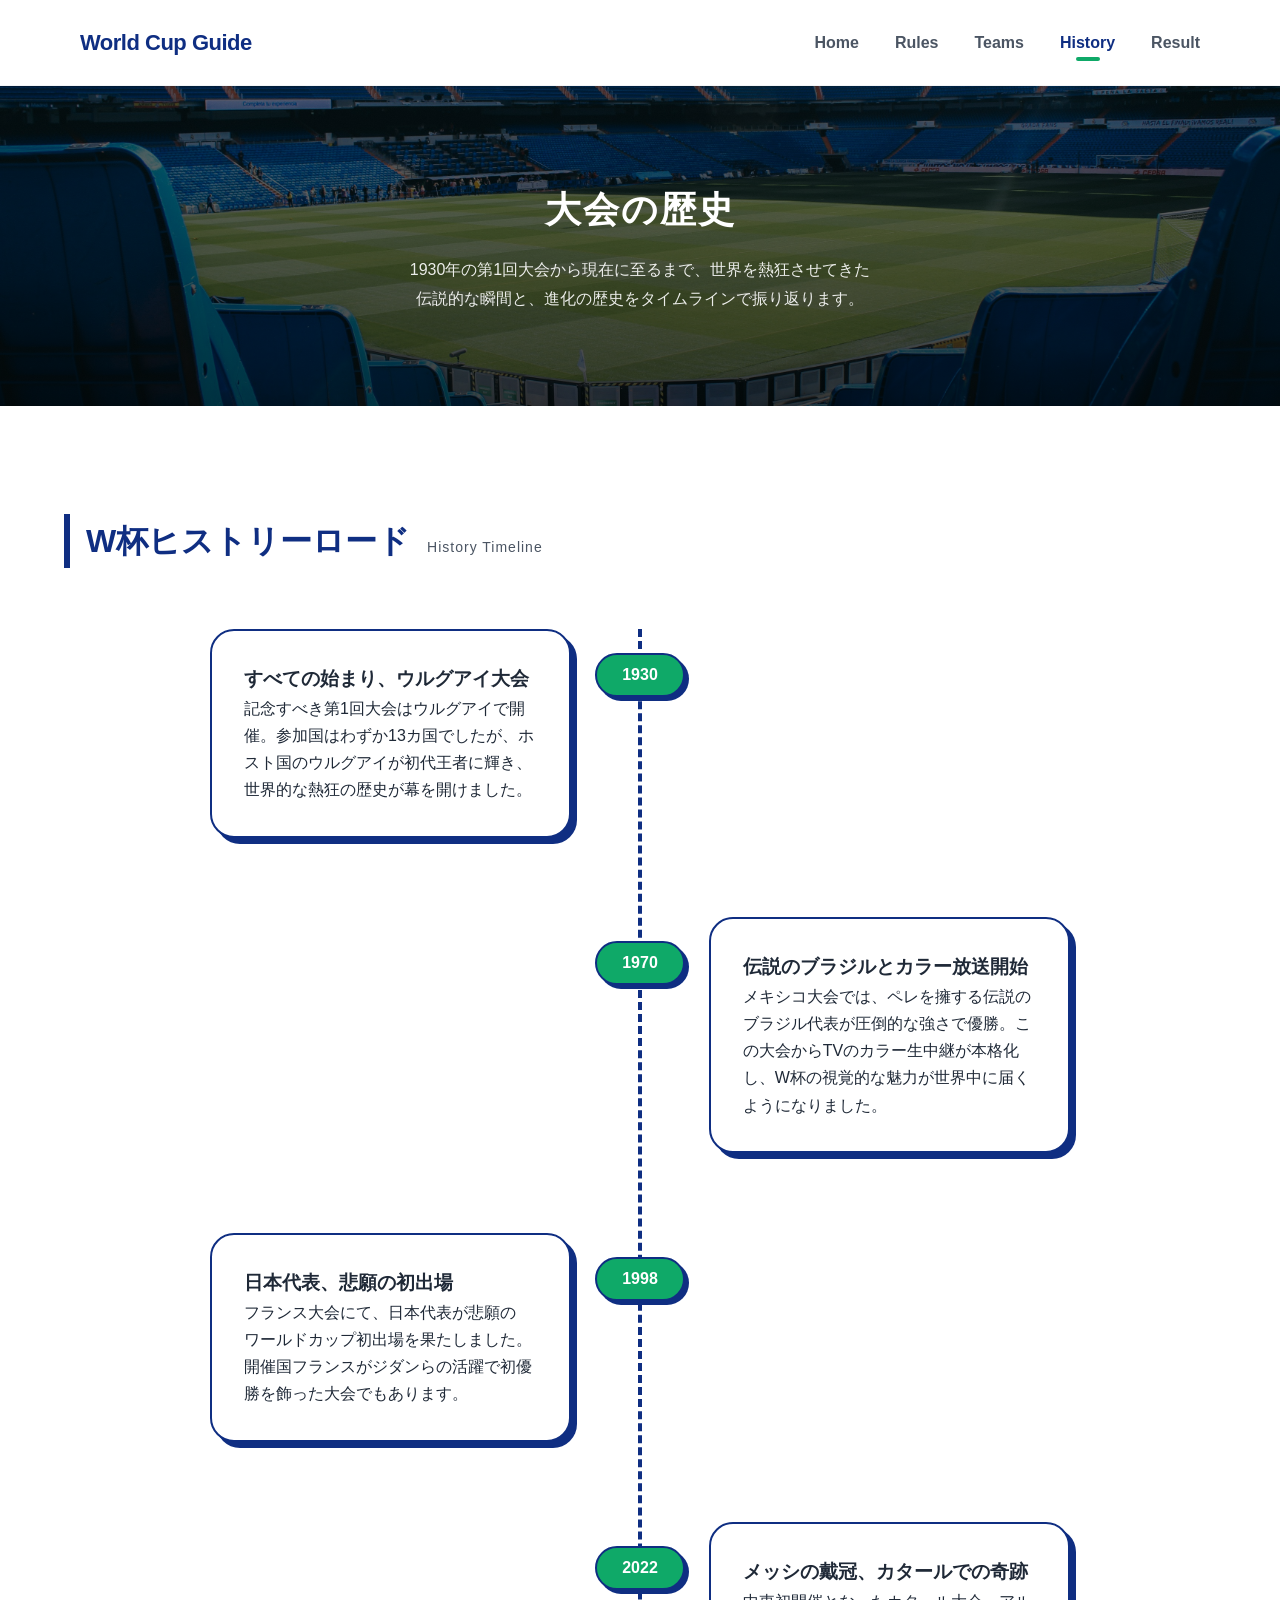
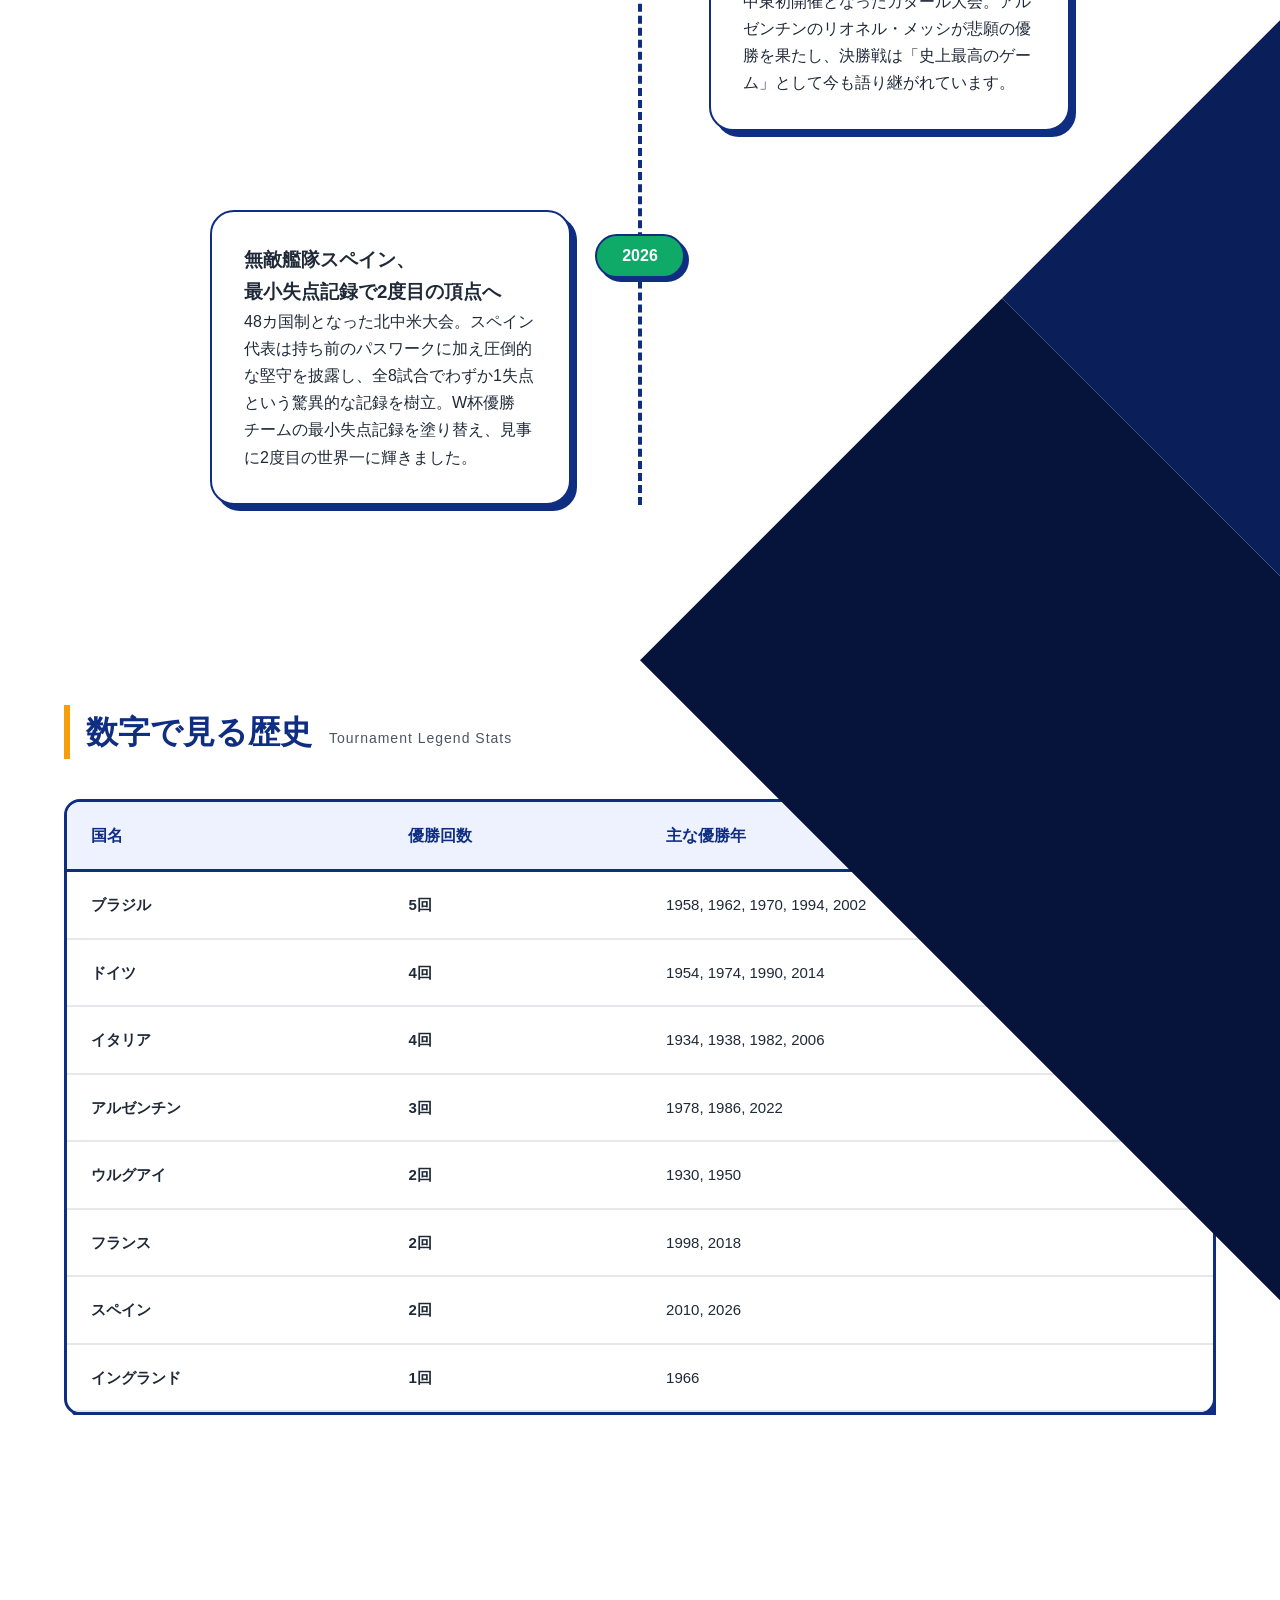
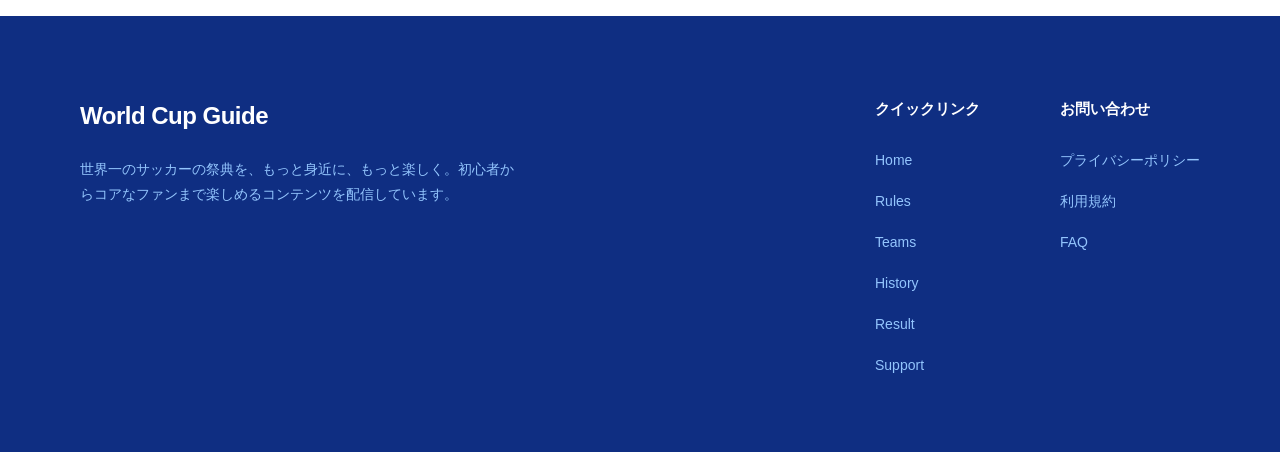
<file: history.html>
<!DOCTYPE html>
<html lang="ja">
<head>
    <meta charset="UTF-8">
    <meta name="viewport" content="width=device-width, initial-scale=1.0">
    <title>World Cup Guide | HISTORY</title>
    <!-- キャッシュ対策でバージョンを付与 -->
    <link rel="stylesheet" href="css/style.css?ver=30">
</head>
<body>
    <!-- ==========================================
      ページ遷移アニメーション用の帯
    =========================================== -->
    <div class="page-transition-overlay" aria-hidden="true">
        <div class="transition-stripe stripe-1"></div>
        <div class="transition-stripe stripe-2"></div>
        <div class="transition-stripe stripe-3"></div>
        <div class="transition-stripe stripe-4"></div>
        <div class="transition-stripe stripe-5"></div>
    </div>
    
    <!-- ==========================================
      ヘッダー（ナビゲーション）
    =========================================== -->
    <header class="header">
        <div class="logo">World Cup Guide</div>
        <nav class="nav-pc" aria-label="メインナビゲーション">
            <ul>
                <li><a href="index.html">Home</a></li>
                <li><a href="rule.html">Rules</a></li>
                <li><a href="team.html">Teams</a></li>
                <!-- 現在のページを示す aria-current="page" を追加 -->
                <li><a href="history.html" class="active" aria-current="page">History</a></li>
                <li><a href="result.html">Result</a></li>
            </ul>
        </nav>
        <button class="menu-btn" aria-label="メニューを開く" aria-expanded="false">
            <span></span>
            <span></span>
            <span></span>
        </button>
    </header>

    <main>
        <!-- ==========================================
          1. HEROエリア（背景画像付きヘッダー）
        =========================================== -->
        <div class="subpage-hero bg-history">
            <div class="subpage-hero-inner fade-in-up">
                <h1>大会の歴史</h1>
                <p>1930年の第1回大会から現在に至るまで、世界を熱狂させてきた伝説的な瞬間と、進化の歴史をタイムラインで振り返ります。</p>
            </div>
        </div>

        <div class="container">
            <!-- ==========================================
              2. タイムラインセクション
            =========================================== -->
            <section class="timeline-section">
                <div class="section-title-left line-blue fade-in-up">
                    <h2>W杯ヒストリーロード <span class="en-sub">History Timeline</span></h2>
                </div>

                <div class="timeline-container">
                    <!-- 1930年 -->
                    <article class="timeline-item fade-in-up">
                        <div class="timeline-badge" aria-label="1930年">1930</div>
                        <div class="solid-card timeline-card">
                            <h3>すべての始まり、ウルグアイ大会</h3>
                            <p>記念すべき第1回大会はウルグアイで開催。参加国はわずか13カ国でしたが、ホスト国のウルグアイが初代王者に輝き、世界的な熱狂の歴史が幕を開けました。</p>
                        </div>
                    </article>

                    <!-- 1970年 -->
                    <article class="timeline-item fade-in-up">
                        <div class="timeline-badge" aria-label="1970年">1970</div>
                        <div class="solid-card timeline-card">
                            <h3>伝説のブラジルとカラー放送開始</h3>
                            <p>メキシコ大会では、ペレを擁する伝説のブラジル代表が圧倒的な強さで優勝。この大会からTVのカラー生中継が本格化し、W杯の視覚的な魅力が世界中に届くようになりました。</p>
                        </div>
                    </article>

                    <!-- 1998年 -->
                    <article class="timeline-item fade-in-up">
                        <div class="timeline-badge" aria-label="1998年">1998</div>
                        <div class="solid-card timeline-card">
                            <h3>日本代表、悲願の初出場</h3>
                            <p>フランス大会にて、日本代表が悲願のワールドカップ初出場を果たしました。開催国フランスがジダンらの活躍で初優勝を飾った大会でもあります。</p>
                        </div>
                    </article>

                    <!-- 2022年 -->
                    <article class="timeline-item fade-in-up">
                        <div class="timeline-badge" aria-label="2022年">2022</div>
                        <div class="solid-card timeline-card">
                            <h3>メッシの戴冠、カタールでの奇跡</h3>
                            <p>中東初開催となったカタール大会。アルゼンチンのリオネル・メッシが悲願の優勝を果たし、決勝戦は「史上最高のゲーム」として今も語り継がれています。</p>
                        </div>
                    </article>

                    <!-- 2026年 -->
                    <article class="timeline-item fade-in-up">
                        <div class="timeline-badge" aria-label="2026年">2026</div>
                        <div class="solid-card timeline-card">
                            <h3>無敵艦隊スペイン、最小失点記録で2度目の頂点へ</h3>
                            <p>48カ国制となった北中米大会。スペイン代表は持ち前のパスワークに加え圧倒的な堅守を披露し、全8試合でわずか1失点という驚異的な記録を樹立。W杯優勝チームの最小失点記録を塗り替え、見事に2度目の世界一に輝きました。</p>
                        </div>
                    </article>
                </div>
            </section>

            <!-- ==========================================
              3. 歴史データ（最多優勝国などのスタッツ）
            =========================================== -->
            <section class="history-stats-section">
                <div class="section-title-left line-yellow fade-in-up">
                    <h2>数字で見る歴史 <span class="en-sub">Tournament Legend Stats</span></h2>
                </div>

                <div class="stats-table-wrapper fade-in-up">
                    <table class="neofont-table">
                        <thead>
                            <tr>
                                <!-- scope="col" を追加してテーブルの構造を明確化 -->
                                <th scope="col">国名</th>
                                <th scope="col">優勝回数</th>
                                <th scope="col">主な優勝年</th>
                            </tr>
                        </thead>
                        <tbody>
                            <tr>
                                <td class="team-td"><strong>ブラジル</strong></td>
                                <td class="count-td">5回</td>
                                <td>1958, 1962, 1970, 1994, 2002</td>
                            </tr>
                            <tr>
                                <td class="team-td"><strong>ドイツ</strong></td>
                                <td class="count-td">4回</td>
                                <td>1954, 1974, 1990, 2014</td>
                            </tr>
                            <tr>
                                <td class="team-td"><strong>イタリア</strong></td>
                                <td class="count-td">4回</td>
                                <td>1934, 1938, 1982, 2006</td>
                            </tr>
                            <tr>
                                <td class="team-td"><strong>アルゼンチン</strong></td>
                                <td class="count-td">3回</td>
                                <td>1978, 1986, 2022</td>
                            </tr>
                            <tr>
                                <td class="team-td"><strong>ウルグアイ</strong></td>
                                <td class="count-td">2回</td>
                                <td>1930, 1950</td>
                            </tr>
                            <tr>
                                <td class="team-td"><strong>フランス</strong></td>
                                <td class="count-td">2回</td>
                                <td>1998, 2018</td>
                            </tr>
                            <tr>
                                <td class="team-td"><strong>スペイン</strong></td>
                                <td class="count-td">2回</td>
                                <td>2010, 2026</td>
                            </tr>
                            <tr>
                                <td class="team-td"><strong>イングランド</strong></td>
                                <td class="count-td">1回</td>
                                <td>1966</td>
                            </tr>
                        </tbody>
                    </table>
                </div>
            </section>
        </div>
    </main>

    <!-- ==========================================
      フッター
    =========================================== -->
    <footer class="footer">
        <div class="footer-container">
            <div class="footer-brand fade-in-up">
                <div class="footer-logo">World Cup Guide</div>
                <p class="footer-desc">
                    世界一のサッカーの祭典を、もっと身近に、もっと楽しく。初心者からコアなファンまで楽しめるコンテンツを配信しています。
                </p>
            </div>
            
            <div class="footer-nav-groups fade-in-up">
                <div class="footer-group">
                    <h3>クイックリンク</h3>
                    <ul>
                        <li><a href="index.html">Home</a></li>
                        <li><a href="rule.html">Rules</a></li>
                        <li><a href="team.html">Teams</a></li>
                        <li><a href="history.html">History</a></li>
                        <li><a href="result.html">Result</a></li>
                        <li><a href="#" onclick="event.preventDefault(); alert('課題作成用のダミーリンクです。');">Support</a></li>
                    </ul>
                </div>
                <div class="footer-group">
                    <h3>お問い合わせ</h3>
                    <ul>
                        <li><a href="#" onclick="event.preventDefault(); alert('課題作成用のダミーリンクです。');">プライバシーポリシー</a></li>
                        <li><a href="#" onclick="event.preventDefault(); alert('課題作成用のダミーリンクです。');">利用規約</a></li>
                        <li><a href="#" onclick="event.preventDefault(); alert('課題作成用のダミーリンクです。');">FAQ</a></li>
                    </ul>
                </div>
            </div>
        </div>
    </footer>

    <!-- ==========================================
      JavaScriptの読み込み
    =========================================== -->
    <script src="js/script.js?ver=2"></script>
</body>
</html>
</file>
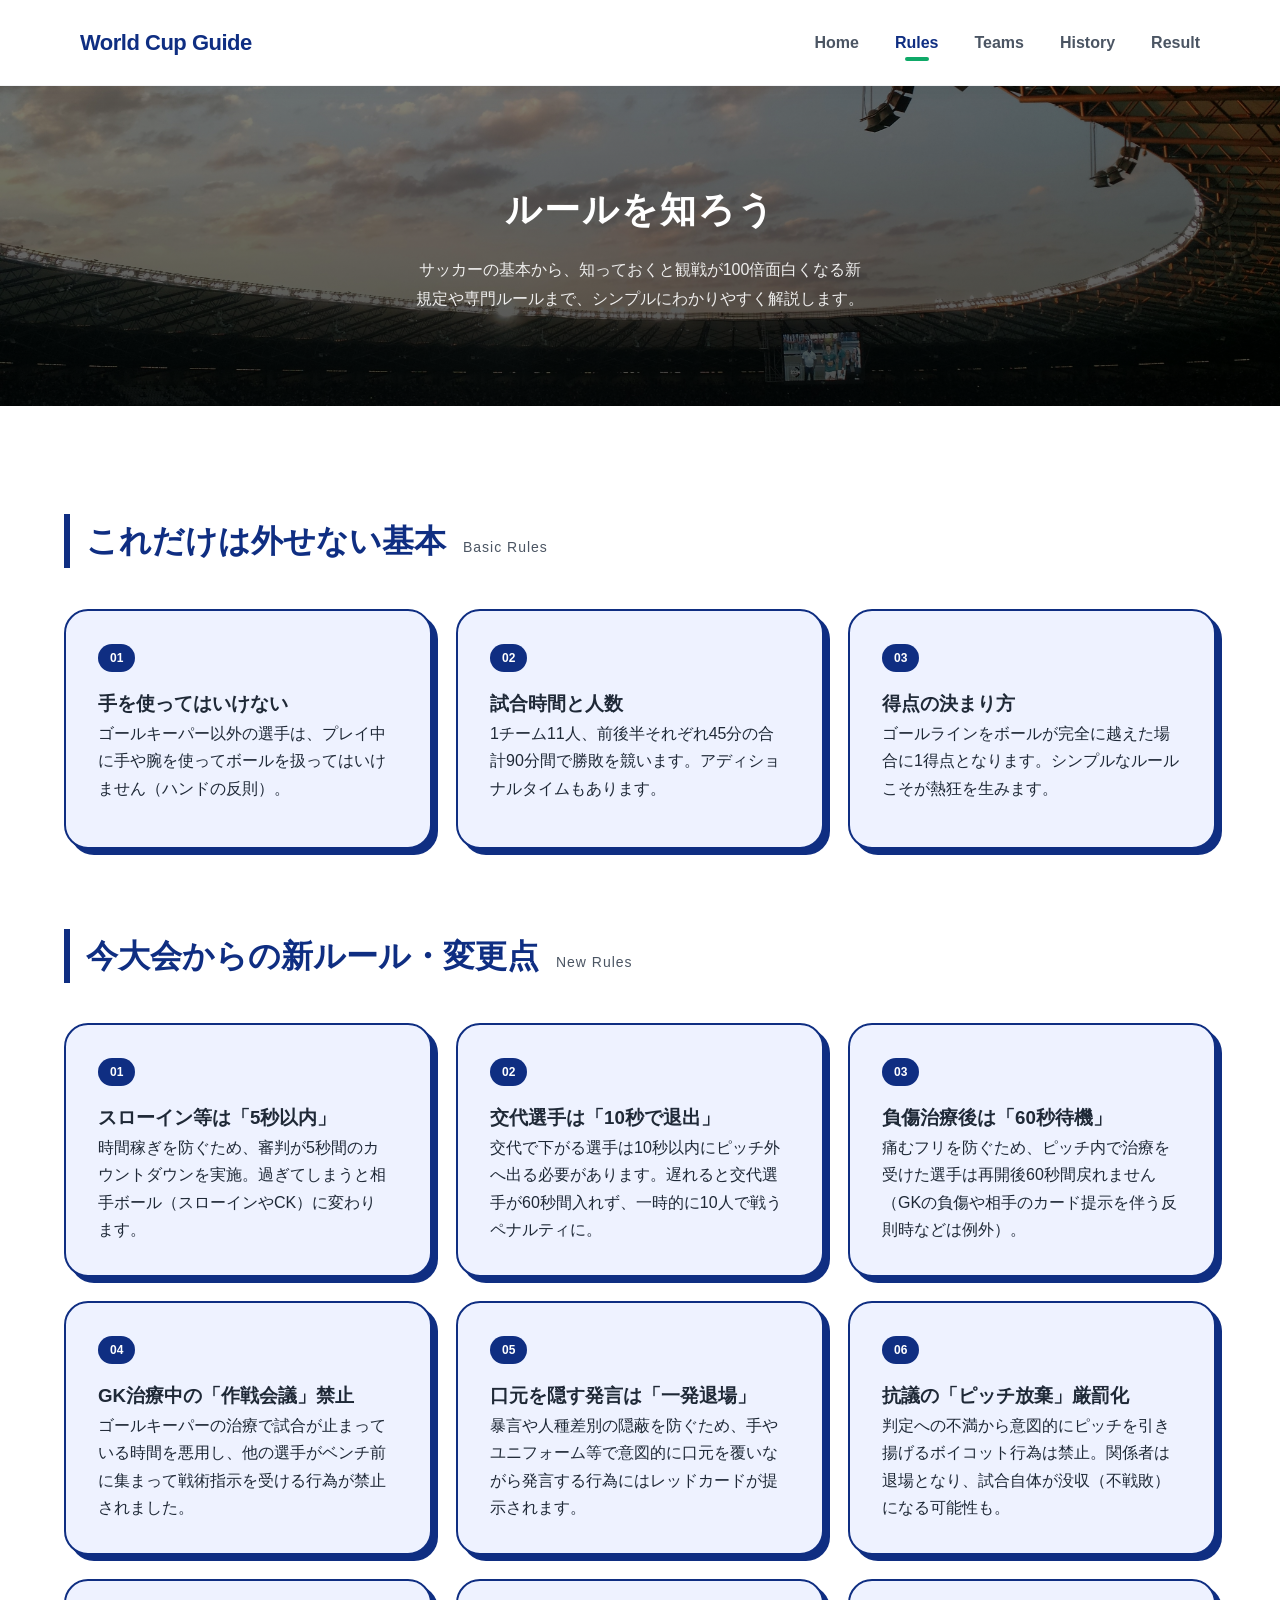
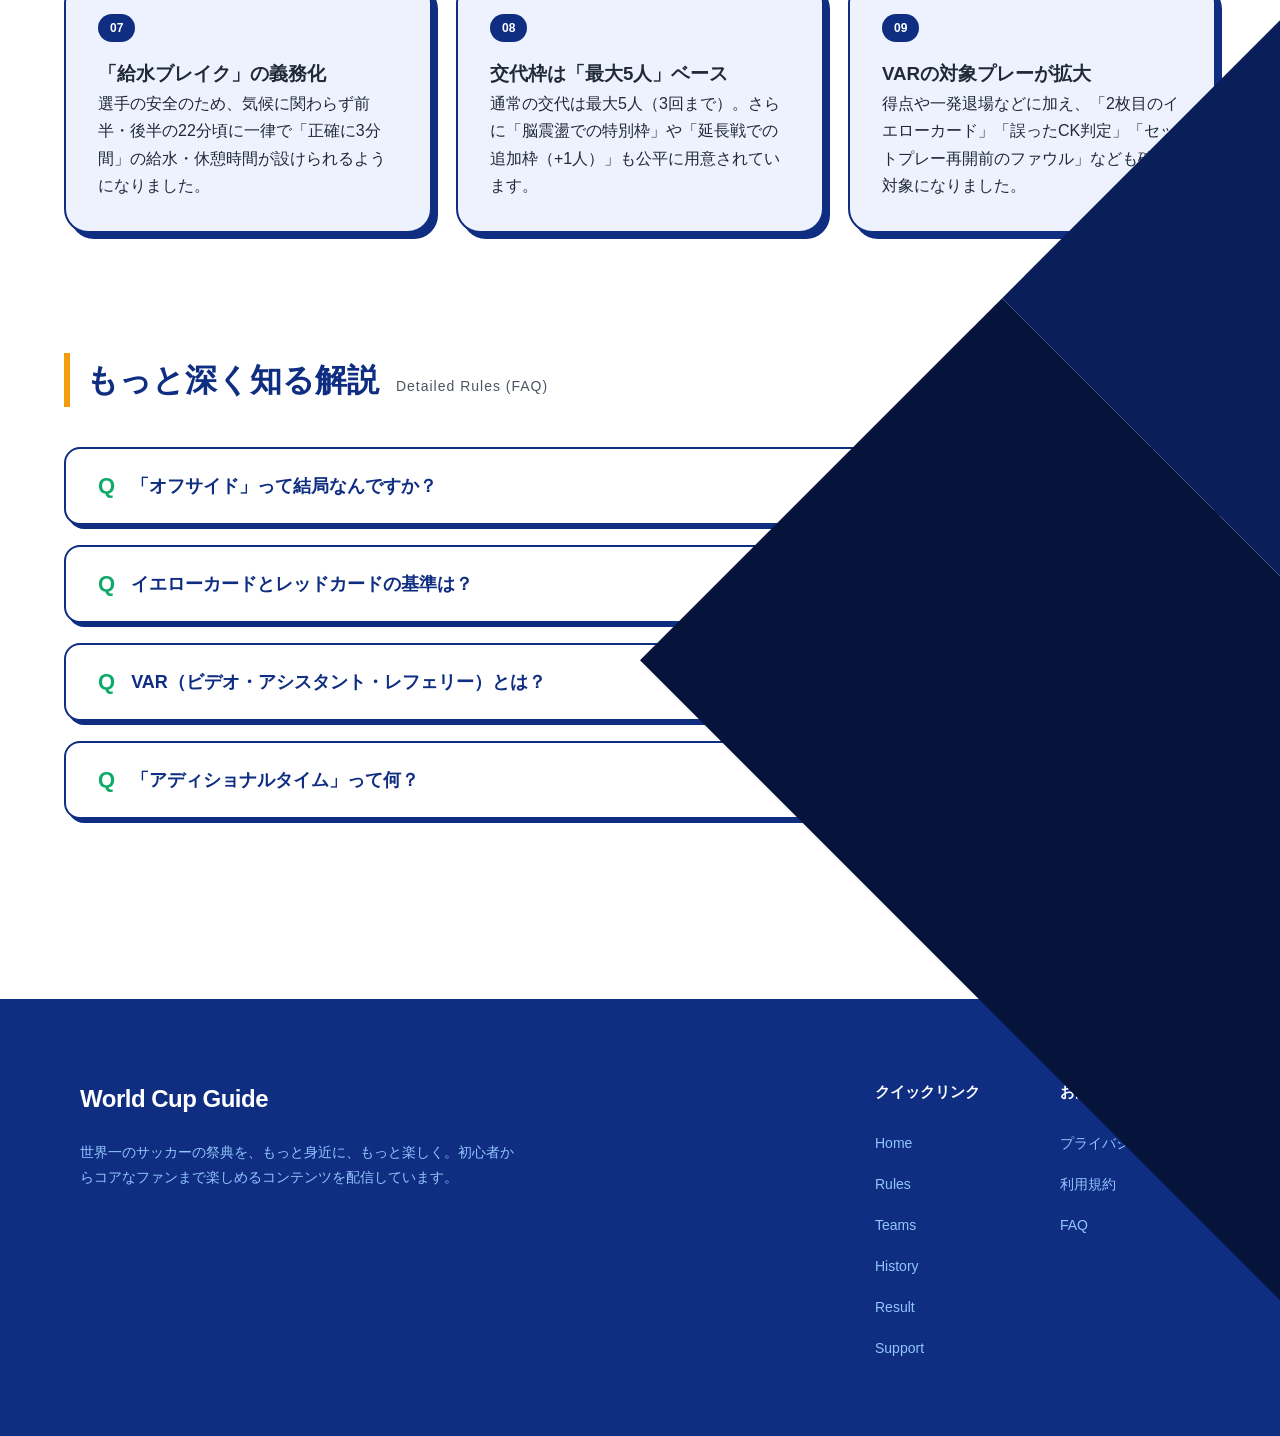
<file: rule.html>
<!DOCTYPE html>
<html lang="ja">
<head>
    <meta charset="UTF-8">
    <meta name="viewport" content="width=device-width, initial-scale=1.0">
    <title>World Cup Guide | RULES</title>
    <!-- CSSの読み込み（キャッシュクリア設定付き） -->
    <link rel="stylesheet" href="css/style.css?ver=32">
</head>
<body class="light-theme">
    <!-- ==========================================
      ページ遷移アニメーション用の帯
    =========================================== -->
    <div class="page-transition-overlay" aria-hidden="true">
        <div class="transition-stripe stripe-1"></div>
        <div class="transition-stripe stripe-2"></div>
        <div class="transition-stripe stripe-3"></div>
        <div class="transition-stripe stripe-4"></div>
        <div class="transition-stripe stripe-5"></div>
    </div>
    
    <!-- ==========================================
      ヘッダー（ナビゲーション）
    =========================================== -->
    <header class="header">
        <div class="logo">World Cup Guide</div>
        <nav class="nav-pc" aria-label="メインナビゲーション">
            <ul>
                <li><a href="index.html">Home</a></li>
                <!-- 現在のページを示す aria-current="page" を追加 -->
                <li><a href="rule.html" class="active" aria-current="page">Rules</a></li>
                <li><a href="team.html">Teams</a></li>
                <li><a href="history.html">History</a></li>
                <li><a href="result.html">Result</a></li>
            </ul>
        </nav>
        <button class="menu-btn" aria-label="メニューを開く" aria-expanded="false">
            <span></span>
            <span></span>
            <span></span>
        </button>
    </header>

    <main>
        <!-- ==========================================
          1. HEROエリア
        =========================================== -->
        <div class="subpage-hero bg-rules">
            <div class="subpage-hero-inner fade-in-up">
                <h1>ルールを知ろう</h1>
                <p>サッカーの基本から、知っておくと観戦が100倍面白くなる新規定や専門ルールまで、シンプルにわかりやすく解説します。</p>
            </div>
        </div>

        <div class="container">
            <!-- ==========================================
              2. 基本ルール3箇条
            =========================================== -->
            <section class="basic-rules-section" aria-labelledby="basic-rules-heading">
                <div class="section-title-left line-blue fade-in-up">
                    <h2 id="basic-rules-heading">これだけは外せない基本 <span class="en-sub">Basic Rules</span></h2>
                </div>

                <div class="rules-basic-grid">
                    <!-- 独立したコンテンツとして article タグに変更 -->
                    <article class="solid-card basic-card fade-in-up">
                        <div class="card-badge" aria-hidden="true">01</div>
                        <h3>手を使ってはいけない</h3>
                        <p>ゴールキーパー以外の選手は、プレイ中に手や腕を使ってボールを扱ってはいけません（ハンドの反則）。</p>
                    </article>
                    <article class="solid-card basic-card fade-in-up">
                        <div class="card-badge" aria-hidden="true">02</div>
                        <h3>試合時間と人数</h3>
                        <p>1チーム11人、前後半それぞれ45分の合計90分間で勝敗を競います。アディショナルタイムもあります。</p>
                    </article>
                    <article class="solid-card basic-card fade-in-up">
                        <div class="card-badge" aria-hidden="true">03</div>
                        <h3>得点の決まり方</h3>
                        <p>ゴールラインをボールが完全に越えた場合に1得点となります。シンプルなルールこそが熱狂を生みます。</p>
                    </article>
                </div>
            </section>

            <!-- ==========================================
              3. 今大会からの新ルール
            =========================================== -->
            <section class="basic-rules-section" style="padding-top: 20px;" aria-labelledby="new-rules-heading">
                <div class="section-title-left line-blue fade-in-up">
                    <h2 id="new-rules-heading">今大会からの新ルール・変更点 <span class="en-sub">New Rules</span></h2>
                </div>

                <!-- 1段目 (1〜3) -->
                <div class="rules-basic-grid">
                    <article class="solid-card basic-card fade-in-up">
                        <div class="card-badge" aria-hidden="true">01</div>
                        <h3>スローイン等は「5秒以内」</h3>
                        <p>時間稼ぎを防ぐため、審判が5秒間のカウントダウンを実施。過ぎてしまうと相手ボール（スローインやCK）に変わります。</p>
                    </article>
                    <article class="solid-card basic-card fade-in-up">
                        <div class="card-badge" aria-hidden="true">02</div>
                        <h3>交代選手は「10秒で退出」</h3>
                        <p>交代で下がる選手は10秒以内にピッチ外へ出る必要があります。遅れると交代選手が60秒間入れず、一時的に10人で戦うペナルティに。</p>
                    </article>
                    <article class="solid-card basic-card fade-in-up">
                        <div class="card-badge" aria-hidden="true">03</div>
                        <h3>負傷治療後は「60秒待機」</h3>
                        <p>痛むフリを防ぐため、ピッチ内で治療を受けた選手は再開後60秒間戻れません（GKの負傷や相手のカード提示を伴う反則時などは例外）。</p>
                    </article>
                </div>

                <!-- 2段目 (4〜6) -->
                <div class="rules-basic-grid" style="margin-top: 24px;">
                    <article class="solid-card basic-card fade-in-up">
                        <div class="card-badge" aria-hidden="true">04</div>
                        <h3>GK治療中の「作戦会議」禁止</h3>
                        <p>ゴールキーパーの治療で試合が止まっている時間を悪用し、他の選手がベンチ前に集まって戦術指示を受ける行為が禁止されました。</p>
                    </article>
                    <article class="solid-card basic-card fade-in-up">
                        <div class="card-badge" aria-hidden="true">05</div>
                        <h3>口元を隠す発言は「一発退場」</h3>
                        <p>暴言や人種差別の隠蔽を防ぐため、手やユニフォーム等で意図的に口元を覆いながら発言する行為にはレッドカードが提示されます。</p>
                    </article>
                    <article class="solid-card basic-card fade-in-up">
                        <div class="card-badge" aria-hidden="true">06</div>
                        <h3>抗議の「ピッチ放棄」厳罰化</h3>
                        <p>判定への不満から意図的にピッチを引き揚げるボイコット行為は禁止。関係者は退場となり、試合自体が没収（不戦敗）になる可能性も。</p>
                    </article>
                </div>

                <!-- 3段目 (7〜9) -->
                <div class="rules-basic-grid" style="margin-top: 24px;">
                    <article class="solid-card basic-card fade-in-up">
                        <div class="card-badge" aria-hidden="true">07</div>
                        <h3>「給水ブレイク」の義務化</h3>
                        <p>選手の安全のため、気候に関わらず前半・後半の22分頃に一律で「正確に3分間」の給水・休憩時間が設けられるようになりました。</p>
                    </article>
                    <article class="solid-card basic-card fade-in-up">
                        <div class="card-badge" aria-hidden="true">08</div>
                        <h3>交代枠は「最大5人」ベース</h3>
                        <p>通常の交代は最大5人（3回まで）。さらに「脳震盪での特別枠」や「延長戦での追加枠（+1人）」も公平に用意されています。</p>
                    </article>
                    <article class="solid-card basic-card fade-in-up">
                        <div class="card-badge" aria-hidden="true">09</div>
                        <h3>VARの対象プレーが拡大</h3>
                        <p>得点や一発退場などに加え、「2枚目のイエローカード」「誤ったCK判定」「セットプレー再開前のファウル」なども確認対象になりました。</p>
                    </article>
                </div>
            </section>

            <!-- ==========================================
              4. よくある質問・詳細ルール（アコーディオン）
            =========================================== -->
            <section class="accordion-section" aria-labelledby="faq-heading">
                <div class="section-title-left line-yellow fade-in-up">
                    <h2 id="faq-heading">もっと深く知る解説 <span class="en-sub">Detailed Rules (FAQ)</span></h2>
                </div>

                <div class="accordion-container">
                    <!-- アコーディオン1 -->
                    <div class="accordion-item fade-in-up">
                        <button type="button" class="accordion-header" aria-expanded="false">
                            <span class="q-icon" aria-hidden="true">Q</span>
                            <span class="q-text">「オフサイド」って結局なんですか？</span>
                            <span class="arrow-icon" aria-hidden="true">▼</span>
                        </button>
                        <div class="accordion-content">
                            <div class="accordion-inner">
                                <p>簡単に言うと、<strong>「待ち伏せ禁止ルール」</strong>です。<br>パスが相手ディフェンダーより後ろにいる味方選手に出されたとき、その味方選手が「相手の最後から2人目の選手（通常はDFの最後尾）」より相手ゴールに近い位置にいると反則になります。</p>
                            </div>
                        </div>
                    </div>

                    <!-- アコーディオン2 -->
                    <div class="accordion-item fade-in-up">
                        <button type="button" class="accordion-header" aria-expanded="false">
                            <span class="q-icon" aria-hidden="true">Q</span>
                            <span class="q-text">イエローカードとレッドカードの基準は？</span>
                            <span class="arrow-icon" aria-hidden="true">▼</span>
                        </button>
                        <div class="accordion-content">
                            <div class="accordion-inner">
                                <p><strong>イエローカード（警告）：</strong> 危険なスライディングや、意図的なハンド、遅延行為などに対して提示されます。1試合に2枚もらうと退場になります。<br><strong>レッドカード（退場）：</strong> 決定的な得点機会をファウルで阻止（DOGSO）したり、著しく不正で暴力的なプレイを行った場合に一発退場となります。</p>
                            </div>
                        </div>
                    </div>

                    <!-- アコーディオン3 -->
                    <div class="accordion-item fade-in-up">
                        <button type="button" class="accordion-header" aria-expanded="false">
                            <span class="q-icon" aria-hidden="true">Q</span>
                            <span class="q-text">VAR（ビデオ・アシスタント・レフェリー）とは？</span>
                            <span class="arrow-icon" aria-hidden="true">▼</span>
                        </button>
                        <div class="accordion-content">
                            <div class="accordion-inner">
                                <p>試合の勝敗を左右する「重大な局面（ゴール、PK、一発退場、人違い）」などにおいて、映像を用いて主審の判定をサポートするシステムです。最終決定権は常にピッチ上の主審にあります。</p>
                            </div>
                        </div>
                    </div>

                    <!-- アコーディオン4（追加：アディショナルタイム） -->
                    <div class="accordion-item fade-in-up">
                        <button type="button" class="accordion-header" aria-expanded="false">
                            <span class="q-icon" aria-hidden="true">Q</span>
                            <span class="q-text">「アディショナルタイム」って何？</span>
                            <span class="arrow-icon" aria-hidden="true">▼</span>
                        </button>
                        <div class="accordion-content">
                            <div class="accordion-inner">
                                <p>試合中にプレーが止まっていた時間を、前後半（各45分）の最後に追加してプレーする時間のことです。<br>選手のケガの治療、交代、VARの映像チェック、ゴール後のパフォーマンスなどで消費された時間を主審が計測し、「最低でも何分追加するか」を提示します。一昔前は「ロスタイム」と呼ばれていました。</p>
                            </div>
                        </div>
                    </div>
                </div>
            </section>
        </div>
    </main>

    <!-- ==========================================
      フッター
    =========================================== -->
    <footer class="footer">
        <div class="footer-container">
            <div class="footer-brand fade-in-up">
                <div class="footer-logo">World Cup Guide</div>
                <p class="footer-desc">
                    世界一のサッカーの祭典を、もっと身近に、もっと楽しく。初心者からコアなファンまで楽しめるコンテンツを配信しています。
                </p>
            </div>
            
            <div class="footer-nav-groups fade-in-up">
                <div class="footer-group">
                    <h3>クイックリンク</h3>
                    <ul>
                        <li><a href="index.html">Home</a></li>
                        <li><a href="rule.html">Rules</a></li>
                        <li><a href="team.html">Teams</a></li>
                        <li><a href="history.html">History</a></li>
                        <li><a href="result.html">Result</a></li>
                        <li><a href="#" onclick="event.preventDefault(); alert('課題作成用のダミーリンクです。');">Support</a></li>
                    </ul>
                </div>
                <div class="footer-group">
                    <h3>お問い合わせ</h3>
                    <ul>
                        <li><a href="#" onclick="event.preventDefault(); alert('課題作成用のダミーリンクです。');">プライバシーポリシー</a></li>
                        <li><a href="#" onclick="event.preventDefault(); alert('課題作成用のダミーリンクです。');">利用規約</a></li>
                        <li><a href="#" onclick="event.preventDefault(); alert('課題作成用のダミーリンクです。');">FAQ</a></li>
                    </ul>
                </div>
            </div>
        </div>
    </footer>

    <!-- JSの読み込み -->
    <script src="js/script.js?ver=32"></script>
</body>
</html>
</file>
<file: css/style.css>
/* ==========================================================================
   1. デザインシステム・リセット & タイポグラフィ (全ページ共通)
   ========================================================================== */
* {
    margin: 0;
    padding: 0;
    box-sizing: border-box;
}

/* 画像のはみ出し防止 */
img {
    max-width: 100%;
    height: auto;
}

:root {
    --color-primary: #0f2e82;      
    --color-primary-dark: #0a1f5a; 
    --color-accent: #0fa968;       
    --color-accent-yellow: #f59e0b;
    --color-bg-card: #eef2ff;      
    --color-text-main: #1f2937;    
    --color-text-sub: #4b5563;     
    --border-radius-main: 24px;    
}

body {
    font-family: "Helvetica Neue", Arial, "Hiragino Kaku Gothic ProN", "Hiragino Sans", Meiryo, sans-serif;
    color: var(--color-text-main);
    background-color: #ffffff;
    line-height: 1.7;
    overflow-x: hidden;
    
    /* ▼ 日本語の改行最適化（全体ベース） ▼ */
    line-break: strict;
    overflow-wrap: break-word;
}

/* 見出しはバランス良く中央で改行させる（短い単語の孤立を防ぐ） */
h1, h2, h3, .group-title {
    text-wrap: balance;
    word-break: keep-all;
    overflow-wrap: anywhere;
}

/* 中央揃えのテキストは行の長さを均等にして孤立文字を防ぐ */
.hero-sub, .final-cta p, .subpage-hero p {
    text-wrap: balance;
    word-break: normal;
}

/* 段落の最後の1〜2文字だけがポツンと改行される（孤立する）のを防ぐ */
p {
    text-wrap: pretty;
}

a {
    text-decoration: none;
    color: inherit;
    transition: all 0.3s ease;
}

ul {
    list-style: none;
}

.container {
    max-width: 1200px;
    margin: 0 auto;
    padding: 0 24px;
}

.text-blue {
    color: #0f2e82 !important;
}

/* 共通タイトル装飾 */
.section-title-left {
    display: flex;
    align-items: center;
    margin-bottom: 24px;
}

.line-blue h2 {
    padding-left: 16px;
    border-left: 6px solid var(--color-primary);
    font-size: 32px;
    color: var(--color-primary);
    font-weight: 800;
}

.line-yellow h2 {
    padding-left: 16px;
    border-left: 6px solid var(--color-accent-yellow);
    font-size: 32px;
    color: var(--color-primary);
    font-weight: 800;
}

.en-sub {
    font-size: 14px;
    color: var(--color-text-sub);
    font-weight: normal;
    margin-left: 8px;
    letter-spacing: 1px;
}

/* ==========================================================================
   2. 共通コンポーネント (ボタン・ヘッダー・フッター)
   ========================================================================== */
.btn {
    display: inline-flex;
    align-items: center;
    justify-content: center;
    padding: 14px 36px;
    border-radius: 30px;
    font-weight: bold;
    font-size: 15px;
    cursor: pointer;
    transition: transform 0.2s ease, box-shadow 0.2s ease, background-color 0.2s ease;
}
.btn-primary { background-color: var(--color-primary); color: #ffffff; border: 2px solid var(--color-primary); box-shadow: 4px 4px 0px var(--color-accent); }
.btn-primary:hover { transform: translate(-2px, -2px); box-shadow: 6px 6px 0px var(--color-accent); background-color: var(--color-primary-dark); }
.btn-secondary { background-color: #ffffff; color: var(--color-primary); border: 2px solid #ffffff; box-shadow: 4px 4px 0px rgba(0, 0, 0, 0.15); }
.btn-secondary:hover { transform: translate(-2px, -2px); box-shadow: 6px 6px 0px rgba(0, 0, 0, 0.15); background-color: #f3f4f6; }
.btn-primary .btn-icon { transition: transform 0.3s; display: inline-block; }
.btn-primary:hover .btn-icon { transform: translateX(5px); }

/* ヘッダー */
.header {
    display: flex;
    justify-content: space-between;
    align-items: center;
    padding: 24px 80px;
    background: rgba(255, 255, 255, 0.92);
    backdrop-filter: blur(10px);
    position: sticky;
    top: 0;
    z-index: 1000;
    border-bottom: 1px solid #f3f4f6;
    box-shadow: 0 2px 15px rgba(0,0,0,0.05);
}
.header .logo { font-size: 22px; font-weight: 800; color: var(--color-primary); letter-spacing: -0.5px; z-index: 1001; position: relative; }
.header nav ul { display: flex; gap: 36px; }
.header nav a { font-weight: bold; color: var(--color-text-sub); font-size: 16px; position: relative; padding: 6px 0; }
.header nav a:hover, .header nav a.active { color: var(--color-primary); }
.header nav a.active::after { content: ''; position: absolute; bottom: -4px; left: 50%; transform: translateX(-50%); width: 24px; height: 4px; background-color: var(--color-accent); border-radius: 2px; }

.menu-btn { display: none; background: none; border: none; cursor: pointer; flex-direction: column; gap: 6px; z-index: 1001; position: relative; }
.menu-btn span { display: block; width: 25px; height: 3px; background-color: var(--color-primary); border-radius: 2px; transition: transform 0.3s ease, opacity 0.3s ease; }

/* フッター */
.footer { background-color: var(--color-primary); color: #ffffff; padding: 80px 80px 60px 80px; margin-top: 80px; }
.footer-container { max-width: 1200px; margin: 0 auto; display: flex; justify-content: space-between; gap: 80px; }
.footer-brand { flex: 1.2; max-width: 440px; }
.footer-logo { font-size: 24px; font-weight: 800; margin-bottom: 20px; letter-spacing: -0.5px; }
.footer-desc { color: #93c5fd; font-size: 14px; line-height: 1.8; }
.footer-nav-groups { flex: 1.5; display: flex; justify-content: flex-end; gap: 80px; }
.footer-group h3 { font-size: 15px; font-weight: bold; margin-bottom: 24px; color: #ffffff; }
.footer-group ul li { margin-bottom: 14px; }
.footer-group a { color: #93c5fd; font-size: 14px; }
.footer-group a:hover { color: #ffffff; }

#back-to-top { position: fixed; bottom: 30px; right: 30px; width: 50px; height: 50px; border-radius: 50%; background: #1e3a8a; color: #ffffff; border: none; font-size: 22px; font-weight: bold; cursor: pointer; z-index: 999; opacity: 0; visibility: hidden; transform: translateY(20px); transition: all 0.3s cubic-bezier(0.4, 0, 0.2, 1); box-shadow: 0 4px 15px rgba(0,0,0,0.2); }
#back-to-top.is-visible { opacity: 1; visibility: visible; transform: translateY(0); }
#back-to-top:hover { background: #1d4ed8; transform: translateY(-5px); }

/* ==========================================================================
   3. HEROエリア ＆ サブページヒーローヘッダー
   ========================================================================== */
.hero { height: 560px; background-image: linear-gradient(rgba(0, 0, 0, 0.4), rgba(0, 0, 0, 0.6)), url('../img/hero-bg.jpg'); background-color: #7f7f7f; background-size: cover; background-position: center; background-repeat: no-repeat; display: flex; justify-content: center; align-items: center; text-align: center; color: #ffffff; padding: 0 24px; }
.hero h1 { font-size: 48px; font-weight: 800; line-height: 1.35; margin-bottom: 20px; }
.hero-sub { font-size: 17px; line-height: 1.65; color: #f3f4f6; margin-bottom: 36px; }
.hero-buttons { display: flex; gap: 20px; justify-content: center; }

.subpage-hero { width: 100%; height: 320px; background-size: cover; background-position: center; background-repeat: no-repeat; display: flex; justify-content: center; align-items: center; text-align: center; padding: 0 24px; }
.subpage-hero-inner { max-width: 800px; }
.subpage-hero h1 { font-size: 36px; color: #ffffff; font-weight: bold; margin-bottom: 16px; letter-spacing: 2px; }
.subpage-hero p { font-size: 16px; color: #ffffff; line-height: 1.8; opacity: 0.9; }
.subpage-hero + * { margin-top: 48px !important; }

.bg-teams { background-image: linear-gradient(rgba(0, 0, 0, 0.5), rgba(0, 0, 0, 0.7)), url('../img/teams-bg.jpg'); }
.bg-rules { background-image: linear-gradient(rgba(0, 0, 0, 0.5), rgba(0, 0, 0, 0.7)), url('../img/rules-bg.jpg'); }
.bg-history { background-image: linear-gradient(rgba(0, 0, 0, 0.5), rgba(0, 0, 0, 0.7)), url('../img/history-bg.jpg'); }
.bg-result { background-image: linear-gradient(rgba(0, 0, 0, 0.5), rgba(0, 0, 0, 0.7)), url('../img/result-bg.jpg'); }

/* ==========================================================================
   4. 各ページセクション (ABOUT / RULE / TEAMS etc...)
   ========================================================================== */
.about-section { padding: 120px 80px; background-color: #ffffff; }
.about-container { max-width: 1200px; margin: 0 auto; display: flex; align-items: center; gap: 80px; }
.about-text { flex: 1.1; }
.about-text .sub-label { font-size: 13px; font-weight: bold; color: #9ca3af; letter-spacing: 2px; }
.about-text h2 { font-size: 36px; color: var(--color-primary); margin: 8px 0 24px 0; font-weight: 800; }
.about-desc { font-size: 16px; color: var(--color-text-sub); margin-bottom: 36px; }
.about-stats { display: flex; gap: 24px; }
.stat-card { border-radius: 16px; padding: 16px 28px; width: 160px; display: flex; flex-direction: column; background-color: #ffffff; }
.card-green { border: 2px solid var(--color-accent); border-left: 8px solid var(--color-accent); box-shadow: 4px 4px 0px var(--color-primary); }
.card-blue { border: 2px solid var(--color-primary); box-shadow: 4px 4px 0px var(--color-accent); }
.stat-num { font-size: 26px; font-weight: 800; line-height: 1.2; }
.card-green .stat-num { color: var(--color-accent); }
.card-blue .stat-num { color: var(--color-primary); }
.stat-label { font-size: 12px; color: var(--color-text-sub); font-weight: bold; margin-top: 4px; }

.about-visual-container { position: relative; width: 100%; max-width: 500px; aspect-ratio: 4 / 3; margin: 0 auto; }
.visual-large { position: absolute; top: 0; right: 0; width: 80%; height: 85%; border: 2px solid #00205b; border-radius: 20px; background-color: #e6ebf5; overflow: hidden; box-shadow: 6px 6px 0px #00205b; }
.visual-large img { width: 100%; height: 100%; object-fit: cover; }
.visual-small { position: absolute; bottom: 0; left: 0; width: 60%; border: 2px solid #00205b; border-radius: 16px; padding: 24px; z-index: 2; display: flex; flex-direction: column; justify-content: center; align-items: flex-start; background-color: rgba(255, 255, 255, 0.85); backdrop-filter: blur(6px); -webkit-backdrop-filter: blur(6px); box-shadow: 6px 6px 0px #00205b; }
.visual-small .impact-sub { font-size: 14px; font-weight: bold; color: #009b77; margin-bottom: 4px; }
.visual-small .impact-main { font-size: 44px; font-weight: 900; color: #00205b; line-height: 1; margin-bottom: 8px; letter-spacing: -2px; }
.visual-small .impact-main span { font-size: 20px; margin-left: 4px; letter-spacing: normal; }
.visual-small .impact-desc { font-size: 13px; font-weight: bold; color: #4a4a4a; line-height: 1.5; word-break: keep-all; overflow-wrap: anywhere; }

.teams-section { background-color: var(--color-primary); padding: 100px 80px; color: #ffffff; }
.teams-container { max-width: 1200px; margin: 0 auto; }
.circle-grid { display: flex; gap: 32px; justify-content: space-between; margin-top: 20px; }
.circle-image-placeholder { width: 190px; height: 190px; background-color: #cccccc; border-radius: 50%; border: 2px solid #ffffff; box-shadow: 6px 6px 0px rgba(0, 0, 0, 0.25); }

.why-section { padding: 120px 80px 180px 80px; background-color: #f8fafc; }
.why-container { max-width: 1200px; margin: 0 auto; display: flex; align-items: center; gap: 80px; }
.why-text { flex: 1; }
.why-text h2 { font-size: 36px; color: var(--color-primary); font-weight: 800; line-height: 1.4; margin-bottom: 24px; }
.green-deco-line { display: block; width: 60px; height: 5px; background-color: var(--color-accent); margin-top: 16px; border-radius: 2px; }
.why-desc { color: var(--color-text-sub); margin-bottom: 36px; font-size: 16px; }
.reason-cards-container { display: flex !important; gap: 20px !important; flex: 1 !important; min-width: 0 !important; width: auto !important; }
.reason-card { flex: 1 !important; min-width: 0 !important; aspect-ratio: 2 / 3 !important; border: 2px solid #00205b; border-radius: 16px; box-shadow: 4px 4px 0px #00205b; background-color: #e6ebf5; overflow: hidden; }
.reason-card img { width: 100%; height: 100%; object-fit: cover; display: block; }
.card-pos-1 { transform: translateY(0px); }
.card-pos-2 { transform: translateY(30px); }
.card-pos-3 { transform: translateY(60px); }

.final-cta { padding: 120px 24px 120px 24px; text-align: center; background-color: #ffffff; }
.final-cta h2 { font-size: 40px; font-weight: 800; color: var(--color-primary); margin-bottom: 16px; }
.final-cta p { font-size: 16px; color: var(--color-text-main); margin-bottom: 40px !important; }

/* ==========================================================================
   5. RULEページ専用スタイル
   ========================================================================== */
.rule-guide-section { padding: 100px 80px; background-color: #ffffff; max-width: 1280px; margin: 0 auto; }
.section-header { display: flex; justify-content: space-between; align-items: flex-end; margin-bottom: 48px; }
.section-header h2 { font-size: 36px; color: var(--color-primary); font-weight: 800; margin-bottom: 8px; }
.more-link { font-weight: bold; color: var(--color-primary); font-size: 15px; }
.rule-grid { display: flex; flex-direction: column; gap: 24px; }
.rule-row { display: flex; gap: 24px; }
.solid-card { background-color: var(--color-bg-card); border: 2px solid var(--color-primary); border-radius: var(--border-radius-main); box-shadow: 6px 6px 0px var(--color-primary); transition: transform 0.2s ease, box-shadow 0.2s ease; }
.solid-card:hover { transform: translate(-2px, -2px); box-shadow: 8px 8px 0px var(--color-primary); z-index: 10; }

.basic-rules-section { padding: 60px 0; }
.rules-basic-grid { display: flex; gap: 24px; margin-top: 40px; }
.basic-card { flex: 1; padding: 32px; height: auto; min-height: 240px; }
.card-badge { display: inline-block; padding: 4px 12px; background-color: var(--color-primary); color: #ffffff; border-radius: 20px; font-size: 12px; font-weight: bold; margin-bottom: 16px; }

.accordion-section { padding: 60px 0 100px 0; }
.accordion-container { margin-top: 40px; display: flex; flex-direction: column; gap: 20px; }
.accordion-item { border: 2px solid var(--color-primary); border-radius: 16px; background-color: #ffffff; box-shadow: 4px 4px 0px var(--color-primary); overflow: hidden; }
.accordion-header { width: 100%; padding: 24px 32px; background: none; border: none; text-align: left; display: flex; align-items: center; cursor: pointer; }
.q-icon { font-size: 22px; font-weight: 900; color: var(--color-accent); margin-right: 16px; }
.q-text { font-size: 18px; font-weight: 800; color: var(--color-primary); flex-grow: 1; }
.arrow-icon { font-size: 14px; color: var(--color-primary); transition: transform 0.3s ease; }
.accordion-item.active .arrow-icon { transform: rotate(180deg); }
.accordion-content { max-height: 0; overflow: hidden; transition: max-height 0.3s ease-out; background-color: var(--color-bg-card); }
.accordion-inner { padding: 24px 32px; border-top: 1px dashed rgba(15, 46, 130, 0.2); }

.rule-card { display: flex; flex-direction: column; justify-content: flex-start; height: 100%; }
.rule-card-content { display: flex; flex-direction: column; flex: 1; }
.rule-card-header { display: flex; align-items: center; margin-bottom: 12px; gap: 12px; }
.rule-icon { display: inline-flex; justify-content: center; align-items: center; width: 44px; height: 44px; background-color: #ffffff; border-radius: 50%; font-size: 22px; border: 2px solid var(--color-primary); flex-shrink: 0; box-shadow: 2px 2px 0px var(--color-accent); }
.rule-title { font-size: 18px; color: var(--color-primary); font-weight: 800; }
.rule-desc { font-size: 14px; color: var(--color-text-sub); line-height: 1.6; margin-bottom: 16px; word-break: keep-all; overflow-wrap: anywhere; }

.card-long { flex: 2; padding: 32px; height: auto; min-height: 260px; }
.card-short { flex: 1; padding: 32px; height: auto; min-height: 260px; }
.rule-flow { display: flex; align-items: center; gap: 16px; margin-top: auto; background-color: #ffffff; padding: 16px; border-radius: 12px; border: 2px dashed #cbd5e1; width: 100% !important; box-sizing: border-box !important; }
.flow-step { flex: 1; display: flex; flex-direction: column; gap: 4px; }
.flow-step strong { color: var(--color-primary); font-size: 15px; }
.flow-step span { font-size: 12px; color: var(--color-text-sub); line-height: 1.4; }
.flow-arrow { font-size: 20px; color: var(--color-accent); font-weight: bold; }
.center-content { text-align: center; justify-content: center; align-items: center; }
.time-big { font-size: 52px; font-weight: 900; color: var(--color-primary); line-height: 1; margin: 12px 0 8px 0; }
.time-small { font-size: 20px; margin-left: 4px; }
.pk-flow { display: flex; align-items: center; justify-content: space-between; margin-top: auto; background-color: #ffffff; padding: 16px; border-radius: 12px; border: 2px dashed #cbd5e1; text-align: center; width: 100% !important; box-sizing: border-box !important; }
.pk-step { font-size: 13px; color: var(--color-text-sub); flex: 1; display: flex; flex-direction: column; justify-content: center; align-items: center; height: 100%; }
.pk-step strong { display: block; color: var(--color-primary); font-size: 15px; margin-bottom: 4px; }
.pk-arrow { color: #cbd5e1; font-weight: bold; display: flex; align-items: center; }
.highlight-step strong { color: var(--color-accent); font-size: 17px; }

/* ==========================================================================
   6. TEAMページ専用スタイル 
   ========================================================================== */
.search-container { text-align: center; margin: 0 auto 40px; }
.team-search-input { width: 90%; max-width: 400px; padding: 14px 24px; border-radius: 30px; border: 2px solid #e2e8f0; font-size: 16px; outline: none; transition: all 0.3s; box-shadow: 0 4px 10px rgba(0,0,0,0.03); }
.team-search-input:focus { border-color: #3b82f6; box-shadow: 0 4px 15px rgba(59, 130, 246, 0.2); }
.filter-container { display: flex; justify-content: center; gap: 12px; flex-wrap: wrap; margin-bottom: 48px; }
.filter-btn { border: none; padding: 10px 24px; border-radius: 30px; font-size: 14px; font-weight: bold; cursor: pointer; background-color: var(--color-bg-card); color: var(--color-primary); transition: all 0.2s ease; }
.filter-btn.active, .filter-btn:hover { background-color: var(--color-primary); color: #ffffff; }

.region-circle-grid { display: grid; grid-template-rows: repeat(2, 1fr); grid-auto-flow: column; grid-auto-columns: calc((100% - 80px) / 3); row-gap: 60px; column-gap: 40px; margin-bottom: 80px; overflow-x: auto !important; overflow-y: hidden !important; scroll-snap-type: x mandatory; scroll-behavior: smooth; padding-top: 20px; padding-bottom: 60px !important; height: auto !important; -ms-overflow-style: none; scrollbar-width: none; }
.region-circle-grid::-webkit-scrollbar { display: none; }
.region-circle-item { width: 240px; height: 240px; margin: 0 auto; background-color: var(--color-bg-card); border: 2px solid var(--color-primary); border-radius: 50%; box-shadow: 6px 6px 0px var(--color-primary); transition: transform 0.2s ease, box-shadow 0.2s ease; scroll-snap-align: start; position: relative; cursor: pointer; }
.region-circle-item:hover { transform: scale(1.08) translateY(-5px); }

.slider-arrows { display: flex; gap: 12px; }
.arrow-btn { width: 44px; height: 44px; border-radius: 50%; border: 2px solid var(--color-primary); background-color: #ffffff; color: var(--color-primary); font-size: 16px; font-weight: bold; cursor: pointer; display: flex; align-items: center; justify-content: center; transition: 0.2s; }
.arrow-btn.active, .arrow-btn:hover { background-color: var(--color-primary); color: #ffffff; }
.region-pane .section-header-with-arrows { display: flex; flex-direction: column; }
.region-pane .slider-arrows { display: flex !important; justify-content: flex-end !important; gap: 12px !important; margin-top: 12px !important; margin-bottom: 24px !important; }

.players-section { padding: 80px 0; background-color: #f8fafc; }
.player-grid { display: flex; gap: 24px; overflow-x: auto; scroll-snap-type: x mandatory; scroll-behavior: smooth; padding: 20px 20px 30px 20px; -ms-overflow-style: none; scrollbar-width: none; }
.player-grid::-webkit-scrollbar { display: none; }

.cta-banner-section { padding: 60px 0 100px 0; }
.cta-blue-card { background-color: var(--color-primary); color: #ffffff; padding: 60px 40px; border-radius: 24px; text-align: center; box-shadow: 0 10px 30px rgba(15, 46, 130, 0.15); }
.cta-buttons { display: flex; gap: 20px; justify-content: center; margin-top: 24px; }
.btn-green { background-color: var(--color-accent); color: #ffffff; border: 2px solid var(--color-accent); box-shadow: 4px 4px 0px var(--color-primary); }
.btn-white-border { background-color: #ffffff; color: var(--color-primary); border: 2px solid var(--color-primary); box-shadow: 4px 4px 0px var(--color-accent); }

/* ▼▼▼ 修正：注目選手カード（PC用ベース） ▼▼▼ */
.player-card {
    position: relative;
    overflow: hidden;
    background-color: var(--color-bg-card);
    border: 2px solid var(--color-primary);
    border-radius: 16px;
    box-shadow: 6px 6px 0px var(--color-primary);
    display: flex;
    flex-direction: column;
    justify-content: flex-start !important;
    padding: 24px;
    
    /* PC版で綺麗に4枚並べるための指定を復活！ */
    flex: 0 0 calc((100% - 72px) / 4) !important;
    min-width: 250px !important;
    
    height: 380px;
    scroll-snap-align: start;
}
/* ▲▲▲ 修正ここまで ▲▲▲ */

.player-number { position: absolute; top: -10px; right: -10px; font-size: 160px; font-weight: 900; font-style: italic; color: var(--color-primary); opacity: 0.05; line-height: 1; z-index: 0; pointer-events: none; }
.player-info { position: relative; z-index: 1; display: flex; flex-direction: column; height: 100%; }
.player-pos { display: inline-block; padding: 4px 12px; border-radius: 20px; font-size: 12px; font-weight: bold; color: #ffffff; margin-bottom: 8px !important; border: 2px solid #ffffff; align-self: flex-start !important; margin-top: auto !important; }
.badge-fw { background-color: #ef4444; } .badge-mf { background-color: #10b981; } .badge-df { background-color: #3b82f6; } .badge-gk { background-color: #f59e0b; }
.player-country { font-size: 13px; font-weight: bold; color: var(--color-text-sub); margin-bottom: 4px !important; }
.player-name { font-size: 24px; color: var(--color-primary); font-weight: 900; margin-top: 0 !important; margin-bottom: 6px !important; line-height: 1.2; letter-spacing: -0.5px; word-break: normal !important; overflow-wrap: break-word !important; }
.player-en { display: block; font-size: 11px; color: #9ca3af; margin-top: 2px; font-weight: bold; letter-spacing: 1px; }
.player-club { margin-top: 0 !important; margin-bottom: 12px !important; font-size: 12px; color: #475569; font-weight: 700; display: flex; align-items: center; gap: 6px; }
.club-label { background-color: #cbd5e1; color: #334155; padding: 2px 6px; border-radius: 4px; font-size: 10px; letter-spacing: 0.5px; flex-shrink: 0 !important; }
.player-desc { font-size: 13px; color: var(--color-text-sub); line-height: 1.6; margin-top: 0 !important; line-break: strict !important; word-break: normal !important; overflow-wrap: break-word !important; }
.player-bg-flag { position: absolute; top: 20px !important; left: -10px !important; width: 170px !important; height: 170px !important; object-fit: contain !important; opacity: 0.12; z-index: 0; pointer-events: none; transform: rotate(-10deg); filter: grayscale(100%); }

/* 国旗ホバー時のツールチップ（国名） */
.region-circle-item, .featured-flag-item, .team-flag-card { position: relative; cursor: pointer; }
.region-circle-item::after, .featured-flag-item::after, .team-flag-card::after { content: attr(data-name); position: absolute; bottom: -38px; left: 50%; transform: translateX(-50%) translateY(5px); background-color: #1e293b; color: #ffffff; font-size: 13px; font-weight: bold; padding: 6px 12px; border-radius: 6px; white-space: nowrap; opacity: 0; visibility: hidden; transition: all 0.2s ease; z-index: 100; pointer-events: none; box-shadow: 0 4px 10px rgba(0, 0, 0, 0.2); }
.region-circle-item::before, .featured-flag-item::before, .team-flag-card::before { content: ""; position: absolute; bottom: -12px; left: 50%; transform: translateX(-50%); border-width: 0 6px 6px 6px; border-style: solid; border-color: transparent transparent #1e293b transparent; opacity: 0; visibility: hidden; transition: all 0.2s ease; z-index: 100; pointer-events: none; }
.region-circle-item:hover::after, .region-circle-item:hover::before, .featured-flag-item:hover::after, .featured-flag-item:hover::before, .team-flag-card:hover::after, .team-flag-card:hover::before { opacity: 1; visibility: visible; transform: translateX(-50%) translateY(0); }

/* ==========================================================================
   7. HISTORY & RESULTページ専用スタイル 
   ========================================================================== */
.timeline-section { padding: 60px 0; }
.timeline-container { position: relative; max-width: 900px; margin: 60px auto 0 auto; padding: 0 20px; }
.timeline-container::before { content: ''; position: absolute; left: 50%; top: 0; bottom: 0; width: 0; border-left: 4px dashed var(--color-primary); transform: translateX(-50%); }
.timeline-item { position: relative; margin-bottom: 80px; width: 100%; display: flex; justify-content: flex-start; }
.timeline-item:nth-child(even) { justify-content: flex-end; }
.timeline-badge { position: absolute; left: 50%; top: 24px; transform: translateX(-50%); width: 90px; height: 44px; background-color: var(--color-accent); border: 2px solid var(--color-primary); border-radius: 22px; color: #ffffff; font-weight: 800; display: flex; align-items: center; justify-content: center; box-shadow: 4px 4px 0px var(--color-primary); z-index: 10; }
.timeline-card { width: 42%; padding: 32px; background-color: #ffffff; }

.history-stats-section { padding: 60px 0 120px 0; }
.stats-table-wrapper { margin-top: 40px; overflow-x: auto; }
.neofont-table { width: 100%; border-collapse: separate; border-spacing: 0; border: 3px solid var(--color-primary); border-radius: 16px; overflow: hidden; box-shadow: 6px 6px 0px var(--color-primary); background-color: #ffffff; min-width: 600px; }
.neofont-table th { background-color: var(--color-bg-card); color: var(--color-primary); font-weight: 800; padding: 20px 24px; text-align: left; border-bottom: 3px solid var(--color-primary); }
.neofont-table td { padding: 20px 24px; font-size: 15px; color: var(--color-text-main); border-bottom: 2px solid #e5e7eb; }
.team-td { font-size: 16px; color: var(--color-primary); font-weight: bold; }
.count-td { font-weight: 800; color: var(--color-accent); }

.capsules-outer { background-color: #ffffff; padding: 40px 0; border-bottom: 1px solid #e2e8f0; margin-bottom: 40px; }
.capsules-grid { display: grid; grid-template-columns: repeat(4, 1fr); gap: 20px; }
.capsule { background-color: #eef2ff; border-radius: 40px; padding: 16px 20px; text-align: center; box-shadow: 0 4px 6px -1px rgba(0,0,0,0.05); }
.cap-label { display: block; font-size: 12px; font-weight: bold; color: #4f46e5; margin-bottom: 4px; }
.cap-value { display: block; font-size: 16px; font-weight: 900; color: #0f2e82; }

.highlights-outer { margin-bottom: 60px; }
.highlights-grid { display: grid; grid-template-columns: 1fr 1fr; gap: 24px; }
.hl-card { background-color: #eef2ff; border: 2px solid #0f2e82; border-radius: 20px; padding: 24px; box-shadow: 6px 6px 0px #0f2e82; transition: transform 0.3s ease, box-shadow 0.3s ease; }
.hl-card:hover { transform: translateY(-5px); box-shadow: 0 15px 30px rgba(0,0,0,0.12); z-index: 10; }
.hl-badge { display: inline-block; font-size: 11px; font-weight: bold; color: #fff; padding: 4px 12px; border-radius: 20px; border: 2px solid #0f2e82; margin-bottom: 16px; }
.badge-gold { background-color: #f2c94c; color: #000; border-color: #000; }
.badge-blue { background-color: #2d9cdb; }
.hl-match { display: flex; justify-content: space-between; align-items: center; border-bottom: 1px dashed #cbd5e1; padding-bottom: 16px; margin-bottom: 16px; }
.hl-team { font-size: 18px; font-weight: 900; color: #0f2e82; display: flex; align-items: center; }
.hl-score { background-color: #fff; border: 2px solid #0f2e82; padding: 4px 12px; border-radius: 8px; font-size: 16px; font-weight: 900; color: #0f2e82; }
.hl-pk, .hl-ft { font-size: 10px; background-color: #f2c94c; padding: 2px 6px; border-radius: 4px; margin: 0 4px; }
.hl-ft { background-color: #e2e8f0; }
.hl-desc { font-size: 13px; color: #475569; }

.tab-switcher { display: flex; justify-content: center; gap: 12px; margin-bottom: 40px; }
.tab-btn { background-color: #e2e8f0; color: #475569; border: none; padding: 10px 24px; border-radius: 24px; font-size: 14px; font-weight: bold; cursor: pointer; transition: 0.2s; }
.tab-btn.active { background-color: #0f2e82; color: #ffffff; }
.tab-content { display: none; }

/* トーナメントツリー */
.tournament-scroll-wrapper { overflow-x: auto !important; padding: 40px 24px; }
.t-tree-container { display: flex; flex-wrap: nowrap !important; gap: 32px; height: 720px; min-width: max-content; margin: 0 auto; }
.t-col { display: grid; align-content: start; width: 120px; height: 720px; flex-shrink: 0 !important; position: relative; }
.col-1 { grid-template-rows: repeat(8, 90px); }
.col-2 { grid-template-rows: repeat(4, 180px); }
.col-3 { grid-template-rows: repeat(2, 360px); }
.col-4 { grid-template-rows: repeat(1, 720px); }
.t-card { background-color: #ffffff; border: 1px solid #cbd5e1; border-radius: 8px; padding: 6px 8px; height: 56px; box-shadow: 0 2px 6px rgba(0,0,0,0.06); display: flex; flex-direction: column; justify-content: space-between; position: relative; box-sizing: border-box; margin: 0; align-self: center; width: 100%; z-index: 2; }
.sf-card { border: 1px solid #cbd5e1; } 
.t-team { display: flex; align-items: center; font-size: 11px; font-weight: 700; color: #1e293b; transition: opacity 0.3s, background-color 0.3s, box-shadow 0.3s; border-radius: 4px; }
.t-name { flex: 1; text-align: left; }
.t-score-num { color: #0f2e82; font-weight: 900; }
.t-divider { height: 1px; background-color: #f1f5f9; margin: 2px 0; }
.t-tree-container.is-hovering .t-team { opacity: 0.25; }
.t-tree-container.is-hovering .t-team.is-highlight { opacity: 1; background-color: rgba(59, 130, 246, 0.15); box-shadow: 0 0 0 4px rgba(59, 130, 246, 0.15); }
.col-left .t-card::after { content: ""; position: absolute; right: -18px; top: calc(50% - 1px); width: 18px; height: 2px; background-color: #cbd5e1; z-index: -1; }
.col-left.col-4 .t-card::after { right: -50px; width: 50px; }
.col-right .t-card::after { content: ""; position: absolute; left: -18px; top: calc(50% - 1px); width: 18px; height: 2px; background-color: #cbd5e1; z-index: -1; }
.col-right.col-4 .t-card::after { left: -50px; width: 50px; }
.col-left.col-2 .t-card::before { content: ""; position: absolute; left: -16px; width: 16px; top: calc(50% - 46px); height: 92px; border: 2px solid #cbd5e1; border-left: none; box-sizing: border-box; z-index: -1; }
.col-left.col-3 .t-card::before { content: ""; position: absolute; left: -16px; width: 16px; top: calc(50% - 91px); height: 182px; border: 2px solid #cbd5e1; border-left: none; box-sizing: border-box; z-index: -1; }
.col-left.col-4 .t-card::before { content: ""; position: absolute; left: -16px; width: 16px; top: calc(50% - 181px); height: 362px; border: 2px solid #cbd5e1; border-left: none; box-sizing: border-box; z-index: -1; }
.col-right.col-2 .t-card::before { content: ""; position: absolute; right: -16px; width: 16px; top: calc(50% - 46px); height: 92px; border: 2px solid #cbd5e1; border-right: none; box-sizing: border-box; z-index: -1; }
.col-right.col-3 .t-card::before { content: ""; position: absolute; right: -16px; width: 16px; top: calc(50% - 91px); height: 182px; border: 2px solid #cbd5e1; border-right: none; box-sizing: border-box; z-index: -1; }
.col-right.col-4 .t-card::before { content: ""; position: absolute; right: -16px; width: 16px; top: calc(50% - 181px); height: 362px; border: 2px solid #cbd5e1; border-right: none; box-sizing: border-box; z-index: -1; }
.t-col-gap { width: 192px; flex-shrink: 0; position: relative; height: 720px; }
.gap-fork { position: absolute; top: 259px; height: 202px; width: 20px; border: 2px solid #cbd5e1; box-sizing: border-box; z-index: -1; }
.fork-left { left: 16px; border-right: none; }
.fork-right { right: 16px; border-left: none; }
.center-match { position: absolute; left: 50%; transform: translateX(-50%); width: 120px; display: flex; flex-direction: column; align-items: center; z-index: 2; }
.match-final { top: 232px; }
.match-third { top: 432px; }
.center-label { position: absolute; bottom: 100%; margin-bottom: 6px; font-size: 11px; font-weight: bold; padding: 2px 10px; border-radius: 12px; color: #fff; letter-spacing: 0.5px; white-space: nowrap; }
.label-gold { background-color: #f59e0b; color: #000; }
.label-blue { background-color: #3b82f6; }
.center-match .t-card { width: 100%; }
.final-card { border-color: #f59e0b !important; border-width: 2px !important; }
.third-card { border-color: #3b82f6 !important; border-width: 2px !important; }

/* グループステージ */
.group-stage-container { margin-top: 20px; display: grid; grid-template-columns: repeat(2, 1fr); gap: 32px; }
.group-block { background-color: #ffffff; border-radius: 16px; padding: 24px; border: 1px solid #e2e8f0; transition: transform 0.3s ease, box-shadow 0.3s ease; }
.group-block:hover { transform: translateY(-5px); box-shadow: 0 15px 30px rgba(0,0,0,0.12); z-index: 10; }
.third-place-ranking { grid-column: 1 / -1; }
.group-title { font-size: 20px; font-weight: 800; color: #0f2e82; margin-bottom: 16px; border-left: 4px solid #10b981; padding-left: 12px; }
.table-wrapper { overflow-x: auto; }
.stage-table { width: 100%; border-collapse: collapse; font-size: 13px; text-align: center; min-width: 400px; }
.stage-table th { padding: 12px 8px; border-bottom: 2px solid #f1f5f9; color: #64748b; }
.stage-table td { padding: 14px 8px; border-bottom: 1px solid #f1f5f9; }
.text-left { text-align: left; }
.font-bold { font-weight: bold; }
.promotion-row { border-left: 4px solid #10b981; background-color: #f0fdf4; }
.promotion-row-third { border-left: 4px solid var(--color-accent-yellow); background-color: #fffbeb; }
.stage-table tr:not(.promotion-row):not(.promotion-row-third) { border-left: 4px solid transparent; }

/* 敗退チーム等の装飾 */
.t-loser .t-name { text-decoration: line-through; color: #6b7280; }
.t-loser .t-score-num { color: #6b7280; font-weight: normal; }
.t-loser .t-flag-img { opacity: 0.5; filter: grayscale(60%); }
.table-flag-img { width: 22px; height: 22px; object-fit: cover; border-radius: 50%; vertical-align: middle; margin-right: 8px; border: 1px solid #cbd5e1; }
.t-flag-img { width: 16px; height: 16px; object-fit: cover; border-radius: 50%; margin-right: 6px; border: 1px solid #cbd5e1; }
.round-flag { width: 100%; height: 100%; object-fit: cover; border-radius: 50%; display: block; }

/* ==========================================================================
   8. ページ遷移・スクロールアニメーション ＆ モーダル類
   ========================================================================== */
.page-transition-overlay { position: fixed; top: 50%; left: 50%; width: 200vmax; height: 200vmax; transform: translate(-50%, -50%) rotate(-45deg); z-index: 999999; pointer-events: none; display: flex; }
.transition-stripe { flex: 1; height: 100%; will-change: transform; transform: translate3d(0, 0%, 0); animation: stripeEnter 0.4s cubic-bezier(0.65, 0, 0.35, 1) forwards; }
.page-transition-overlay.is-leaving .transition-stripe { animation: stripeLeave 0.4s cubic-bezier(0.65, 0, 0.35, 1) forwards; }
.stripe-1 { animation-delay: 0s; background-color: #06133a; } .stripe-2 { animation-delay: 0.05s; background-color: #0a1f5a; } .stripe-3 { animation-delay: 0.1s; background-color: #0f2e82; } .stripe-4 { animation-delay: 0.15s; background-color: #2558c4; } .stripe-5 { animation-delay: 0.2s; background-color: #3b82f6; }
@keyframes stripeEnter { 0% { transform: translate3d(0, 0%, 0); } 100% { transform: translate3d(0, 100%, 0); } }
@keyframes stripeLeave { 0% { transform: translate3d(0, -100%, 0); } 100% { transform: translate3d(0, 0%, 0); } }

.fade-in-up { opacity: 0; transform: translateY(40px); transition: opacity 0.8s cubic-bezier(0.25, 1, 0.5, 1), transform 0.8s cubic-bezier(0.25, 1, 0.5, 1); will-change: opacity, transform; }
.fade-in-up.is-visible { opacity: 1; transform: translateY(0); }

/* 推しの国診断モーダル */
.quiz-modal-overlay { position: fixed; top: 0; left: 0; width: 100%; height: 100%; background-color: rgba(15, 23, 42, 0.85); display: flex; justify-content: center; align-items: center; z-index: 9999; opacity: 0; visibility: hidden; transition: all 0.3s ease; }
.quiz-modal-overlay.active { opacity: 1; visibility: visible; }
.quiz-modal-content { background-color: #ffffff; width: 90%; max-width: 450px; border-radius: 16px; padding: 32px 24px; position: relative; text-align: center; box-shadow: 0 10px 25px rgba(0,0,0,0.2); transform: translateY(20px); transition: all 0.3s ease; }
.quiz-modal-overlay.active .quiz-modal-content { transform: translateY(0); }
.quiz-close-btn { position: absolute; top: 12px; right: 16px; background: none; border: none; font-size: 28px; color: #94a3b8; cursor: pointer; }
.quiz-step { display: none; flex-direction: column; gap: 16px; }
.quiz-step.active { display: flex; }
.quiz-progress { font-size: 14px; color: #16a34a; font-weight: bold; }
.quiz-choices { display: flex; flex-direction: column; gap: 12px; margin-top: 16px; }
.quiz-choice-btn { background-color: #f8fafc; border: 2px solid #e2e8f0; padding: 14px 16px; border-radius: 8px; font-size: 14px; font-weight: 600; color: #334155; cursor: pointer; text-align: left; transition: all 0.2s; }
.quiz-choice-btn:hover { background-color: #f0fdf4; border-color: #16a34a; color: #16a34a; transform: translateX(4px); }

.result-rank { display: flex; align-items: center; background: #f8fafc; border: 2px solid #e2e8f0; border-radius: 12px; padding: 12px; margin-bottom: 8px; text-align: left; position: relative; }
.rank-1 { background: #fffbeb; border-color: #fcd34d; padding: 16px; }
.rank-badge { position: absolute; top: -10px; left: -10px; background: #eab308; color: #fff; font-size: 12px; font-weight: bold; padding: 4px 12px; border-radius: 20px; box-shadow: 0 2px 4px rgba(0,0,0,0.2); }
.rank-badge.silver { background: #94a3b8; } .rank-badge.bronze { background: #b45309; }
.result-rank img { width: 50px; height: 50px; object-fit: contain; border-radius: 50%; margin-right: 12px; background: #fff; box-shadow: 0 2px 4px rgba(0,0,0,0.1); }
.rank-1 img { width: 70px; height: 70px; margin-right: 16px; }
.res-info { flex: 1; }
.match-rate { font-size: 12px; color: #ef4444; font-weight: bold; margin-bottom: 2px; }
.res-name { font-size: 15px; font-weight: bold; color: #1e293b; }
.rank-1 .res-name { font-size: 20px; }
.sub-ranks { display: flex; gap: 8px; margin-top: 8px; }
.sub-ranks .result-rank { flex: 1; flex-direction: column; align-items: center; padding: 16px 8px 12px; margin-bottom: 0; }
.sub-ranks .result-rank img { margin: 0 0 8px 0; width: 46px; height: 46px; }
.sub-ranks .res-info { text-align: center; }

/* チーム詳細プロ仕様モーダル */
.modal-overlay { position: fixed; top: 0; left: 0; width: 100%; height: 100%; background: rgba(15, 23, 42, 0.7); backdrop-filter: blur(6px); display: flex; justify-content: center; align-items: center; z-index: 9999; opacity: 0; visibility: hidden; transition: opacity 0.3s ease, visibility 0.3s ease; }
.modal-overlay.is-active { opacity: 1; visibility: visible; }
.modal-content-pro { background: #ffffff; width: 90%; max-width: 480px; border-radius: 20px; position: relative; box-shadow: 0 20px 40px rgba(0,0,0,0.3); overflow: hidden; transform: translateY(30px) scale(0.95); opacity: 0; transition: transform 0.4s cubic-bezier(0.175, 0.885, 0.32, 1.275), opacity 0.4s ease; }
.modal-overlay.is-active .modal-content-pro { transform: translateY(0) scale(1); opacity: 1; }
.modal-color-bar { height: 8px; width: 100%; background-color: var(--theme-color, #3b82f6); }
.modal-close-btn { position: absolute; top: 16px; right: 20px; font-size: 26px; background: #f1f5f9; border: none; width: 36px; height: 36px; border-radius: 50%; display: flex; align-items: center; justify-content: center; cursor: pointer; color: #64748b; transition: all 0.2s ease; }
.modal-close-btn:hover { background: #e2e8f0; color: #0f172a; transform: rotate(90deg); }
.modal-header-pro { display: flex; align-items: center; gap: 20px; padding: 24px 30px 20px; }
.flag-wrapper { position: relative; display: inline-flex; width: 72px; height: 72px; flex-shrink: 0; }
.flag-wrapper::after { content: ''; position: absolute; top: -5px; left: -5px; right: -5px; bottom: -5px; border: 2px solid var(--theme-color, #e2e8f0); border-radius: 50%; opacity: 0.4; }
.modal-flag-img-pro { width: 100%; height: 100%; border-radius: 50%; object-fit: cover; box-shadow: 0 4px 10px rgba(0,0,0,0.1); position: relative; z-index: 1; display: block; }
.modal-title-area-pro { display: flex; flex-direction: column; align-items: flex-start; gap: 8px; }
.modal-title-wrap { display: flex; align-items: baseline; gap: 8px; }
.modal-title-pro { font-size: 24px; font-weight: 800; color: #0f172a; margin: 0; }
.modal-title-en-pro { font-size: 13px; color: var(--theme-color, #94a3b8); font-weight: 700; text-transform: uppercase; letter-spacing: 0.05em; }
.modal-badge-pro { font-size: 11px; font-weight: 700; padding: 4px 12px; border-radius: 20px; background: var(--theme-color, #1e293b); color: #ffffff; display: inline-block; }
.modal-body-pro { padding: 0 30px 30px; }
.color-info-box-pro { display: flex; align-items: flex-start; gap: 12px; background: #f8fafc; padding: 16px; border-radius: 12px; margin-bottom: 24px; border-left: 5px solid var(--theme-color, #3b82f6); }
.color-desc-pro, .modal-desc-pro { font-size: 14px; line-height: 1.7; color: #334155; margin: 0; line-break: strict; word-break: normal; overflow-wrap: break-word; text-wrap: pretty; }

/* ==========================================================================
   9. メディアクエリ (レスポンシブ対応: PC/タブレット用)
   ========================================================================== */
@media (max-width: 1024px) {
    .header { padding: 20px 40px; }
    .about-section { padding: 80px 40px; }
    .about-container { flex-direction: column; gap: 48px; }
    .about-images { width: 100%; max-width: 500px; height: 320px; margin: 0 auto; }
    .rule-guide-section { padding: 80px 40px; }
    .teams-section { padding: 80px 40px; }
    .circle-grid { flex-wrap: wrap; justify-content: center; gap: 24px; }
    .why-section { padding: 80px 40px 120px 40px; }
    .why-container { flex-direction: column; gap: 48px; }
    .why-cards-track { width: 100%; max-width: 600px; margin: 0 auto; }
    .rules-basic-grid { flex-direction: column; gap: 24px; }
    .footer { padding: 60px 40px; }
    .footer-container { flex-direction: column; gap: 48px; }
    .footer-nav-groups { justify-content: flex-start; gap: 60px; }
    .capsules-grid { grid-template-columns: repeat(2, 1fr); }
    .highlights-grid { grid-template-columns: 1fr; }
    .group-stage-container { grid-template-columns: 1fr; }
    .region-circle-grid { grid-auto-columns: calc((100% - 40px) / 2); }
    .player-card { flex: 0 0 calc((100% - 24px) / 2) !important; }
}

/* ==========================================================================
   10. メディアクエリ (レスポンシブ対応: スマホ専用)
   ========================================================================== */
@media (max-width: 768px) {
    /* アニメーション非表示 */
    .page-transition-overlay { display: none !important; }

    /* メニュー開閉設定 */
    .menu-btn { display: flex; }
    .header.is-open .menu-btn span:nth-child(1) { transform: translateY(9px) rotate(45deg); }
    .header.is-open .menu-btn span:nth-child(2) { opacity: 0; }
    .header.is-open .menu-btn span:nth-child(3) { transform: translateY(-9px) rotate(-45deg); }
    .header nav { position: fixed; top: 0; left: 0; width: 100%; height: 100vh; background-color: rgba(255, 255, 255, 0.98); display: flex; flex-direction: column; justify-content: center; align-items: center; opacity: 0; visibility: hidden; transition: opacity 0.3s ease, visibility 0.3s ease; z-index: 1000; }
    .header.is-open nav { opacity: 1; visibility: visible; }
    .header nav ul { flex-direction: column; gap: 40px; text-align: center; }
    .header nav a { font-size: 24px; }

    /* 全体的な余白のスマホ最適化 */
    .about-section, .rule-guide-section, .teams-section, .why-section, .footer { padding-left: 24px; padding-right: 24px; }

    /* 文字サイズと改行の最適化 */
    .hero h1 { font-size: 28px !important; letter-spacing: -1px !important; line-height: 1.4 !important; }
    .hero-sub { font-size: 15px; }
    .section-title-left h2 { font-size: 24px; }
    .about-text h2, .why-text h2, .final-cta h2 { font-size: 28px; }
    .en-sub { display: block !important; margin-left: 0 !important; margin-top: 4px !important; font-size: 13px !important; }

    /* 各種ボタンとレイアウト調整 */
    .hero-buttons { flex-direction: column; align-items: center; gap: 12px; }
    .btn { width: 100%; max-width: 280px; }
    .about-stats { display: flex; flex-direction: column; align-items: stretch; gap: 16px; width: 100%; }
    .stat-card { width: 100%; max-width: none; height: auto; }
    .about-images { display: none !important; }
    .about-section { padding-bottom: 40px !important; }
    .rule-guide-section { padding-top: 40px !important; }
    .why-text .btn { display: flex !important; margin: 32px auto 0 auto !important; }
    .why-cards-track { display: none !important; }
    .why-section { padding-bottom: 80px !important; }
    .teams-section .section-header { display: flex !important; flex-direction: column !important; align-items: flex-start !important; margin-bottom: 24px !important; }
    .teams-section .section-header h2 { font-size: 28px !important; line-height: 1.4 !important; }
    .teams-section .section-header h2 br { display: none !important; }
    .teams-section .section-header .more-link { display: block !important; width: 100% !important; text-align: right !important; margin-top: 16px !important; }
    .circle-grid { display: grid; grid-template-columns: repeat(2, 1fr); row-gap: 32px; column-gap: 16px; width: 100%; margin-top: 24px; }
    .circle-image-placeholder { width: 130px; height: 130px; margin: 0 auto; }
    .cta-blue-card { padding: 40px 20px; }
    .cta-buttons { flex-direction: column; align-items: center; gap: 12px; }
    
    /* ヒーローエリア微調整 */
    .subpage-hero { height: 260px; padding: 0 16px; }
    .subpage-hero h1 { font-size: 26px; margin-bottom: 12px; }
    .subpage-hero p { font-size: 14px; }
    .subpage-hero + * { margin-top: 32px !important; }

    /* HISTORYとRESULTページ */
    .timeline-container::before { left: 30px; transform: none; }
    .timeline-item, .timeline-item:nth-child(even) { justify-content: flex-end; margin-bottom: 50px; }
    .timeline-badge { left: 30px; transform: translateX(-50%); width: 70px; height: 36px; font-size: 14px; top: 20px; }
    .timeline-card { width: calc(100% - 70px); padding: 24px; }
    .capsules-grid { grid-template-columns: 1fr; }
    .section-header-with-arrows { display: flex; justify-content: space-between; align-items: center; margin-bottom: 24px; }
    .region-circle-grid { grid-auto-columns: calc((100% - 16px) / 2) !important; column-gap: 16px !important; row-gap: 32px !important; justify-content: center !important; justify-items: center !important; }
    .region-circle-item { width: 110px !important; height: 110px !important; margin: 0 auto; }
    
    /* テーブル・ハイライト調整 */
    .stats-table-wrapper { width: 100% !important; margin-top: 24px !important; }
    .neofont-table { min-width: 100% !important; transform: translateZ(0) !important; }
    .neofont-table th, .neofont-table td { padding: 12px 8px !important; font-size: 13px !important; }
    .neofont-table .team-td, .neofont-table .count-td { font-size: 14px !important; }
    .neofont-table th:nth-child(1), .neofont-table th:nth-child(2), .neofont-table td:nth-child(1), .neofont-table td:nth-child(2) { white-space: nowrap !important; }
    .neofont-table th:first-child { border-top-left-radius: 12px !important; }
    .neofont-table th:last-child { border-top-right-radius: 12px !important; }
    .neofont-table tr:last-child td:first-child { border-bottom-left-radius: 12px !important; }
    .neofont-table tr:last-child td:last-child { border-bottom-right-radius: 12px !important; }
    .hl-match { flex-wrap: nowrap !important; justify-content: center !important; gap: 8px !important; }
    .hl-team { flex-wrap: nowrap !important; white-space: nowrap !important; font-size: 15px !important; min-width: 0 !important; }
    .hl-team .t-flag-img { width: 14px !important; height: 14px !important; margin-right: 4px !important; }
    .hl-score { padding: 4px 8px !important; font-size: 15px !important; flex-shrink: 0 !important; margin: 0 4px !important; display: flex !important; align-items: center !important; white-space: nowrap !important; }
    .group-block { padding: 16px 2px !important; }
    .stage-table { min-width: 0 !important; width: 100% !important; font-size: 10px !important; }
    .stage-table th, .stage-table td { padding: 10px 1px !important; }
    .stage-table td.text-left { font-size: 11px !important; white-space: nowrap !important; }
    .table-flag-img { width: 12px !important; height: 12px !important; margin-right: 2px !important; }
    .group-title .group-sub { display: block !important; font-size: 13px !important; font-weight: normal !important; margin-top: 4px !important; color: #4b5563 !important; }
    
    /* ルールガイド調整 */
    .rule-guide-section .section-header .more-link { display: block !important; width: 100% !important; text-align: center !important; margin-top: 24px !important; }
    .rule-guide-section .dummy-photo, .rule-guide-section .about-images, .rule-guide-section .image-placeholder, .rule-guide-section > img { display: none !important; }
    .rule-flow { flex-direction: column; text-align: center; }
    .flow-arrow { transform: rotate(90deg); margin: -4px 0; }
    .pk-flow { flex-direction: column; gap: 8px; }
    .pk-arrow { transform: rotate(90deg); margin: 4px 0; }
    .rule-guide-section .rule-grid, .rule-guide-section .rule-row { display: flex !important; flex-direction: column !important; width: 100% !important; gap: 24px !important; margin: 0 !important; }
    .rule-guide-section .solid-card.rule-card { width: 100% !important; flex: none !important; height: auto !important; min-height: auto !important; box-sizing: border-box !important; margin: 0 !important; }
    .rule-guide-section .section-header { display: flex !important; flex-direction: column !important; align-items: flex-start !important; width: 100% !important; gap: 12px !important; }
    .rule-guide-section .title-wrap { width: 100% !important; }
    .rule-guide-section h2, .rule-guide-section .rule-title { word-break: auto !important; overflow-wrap: break-word !important; white-space: normal !important; line-height: 1.4 !important; width: 100% !important; }
    .rule-guide-section p, .rule-guide-section .rule-desc { word-break: auto !important; overflow-wrap: break-word !important; line-break: auto !important; line-height: 1.6 !important; width: 100% !important; }
    .rule-guide-section .rule-desc strong { display: inline !important; }
    .rule-guide-section .solid-card { padding: 24px 16px !important; max-width: 100% !important; box-sizing: border-box !important; }
    .rule-guide-section .rule-card-header { display: flex !important; align-items: center !important; flex-wrap: nowrap !important; width: 100% !important; gap: 8px !important; }
    .rule-guide-section .rule-icon { flex-shrink: 0 !important; }
    .rule-guide-section .rule-title { font-size: 15px !important; flex: 1 !important; min-width: 0 !important; letter-spacing: -0.5px !important; }
    
    .reason-cards-container { flex-direction: column; gap: 24px !important; }
    .reason-card { width: 100% !important; aspect-ratio: 16 / 9 !important; }
    .about-visual-container { margin-top: 40px; }
    .visual-small { width: 88% !important; padding: 20px 16px !important; }
    .visual-small .impact-main { font-size: 36px; }

    /* 注目選手カードのスマホ最適化 */
    .player-card { flex: 0 0 80% !important; min-width: 260px !important; height: auto !important; min-height: 320px !important; padding: 24px 20px !important; }
    .player-grid { gap: 16px !important; padding: 16px 16px 32px 16px !important; }
    .player-club { flex-wrap: wrap !important; row-gap: 4px !important; }
    
    /* ※オレンジ波線の警告が出ますが、全く問題なく動くのでそのままにしてOKです！ */
    .player-desc { font-size: 13px !important; line-height: 1.6 !important; display: -webkit-box !important; -webkit-box-orient: vertical !important; -webkit-line-clamp: 3 !important; overflow: hidden !important; }
}
</file>
